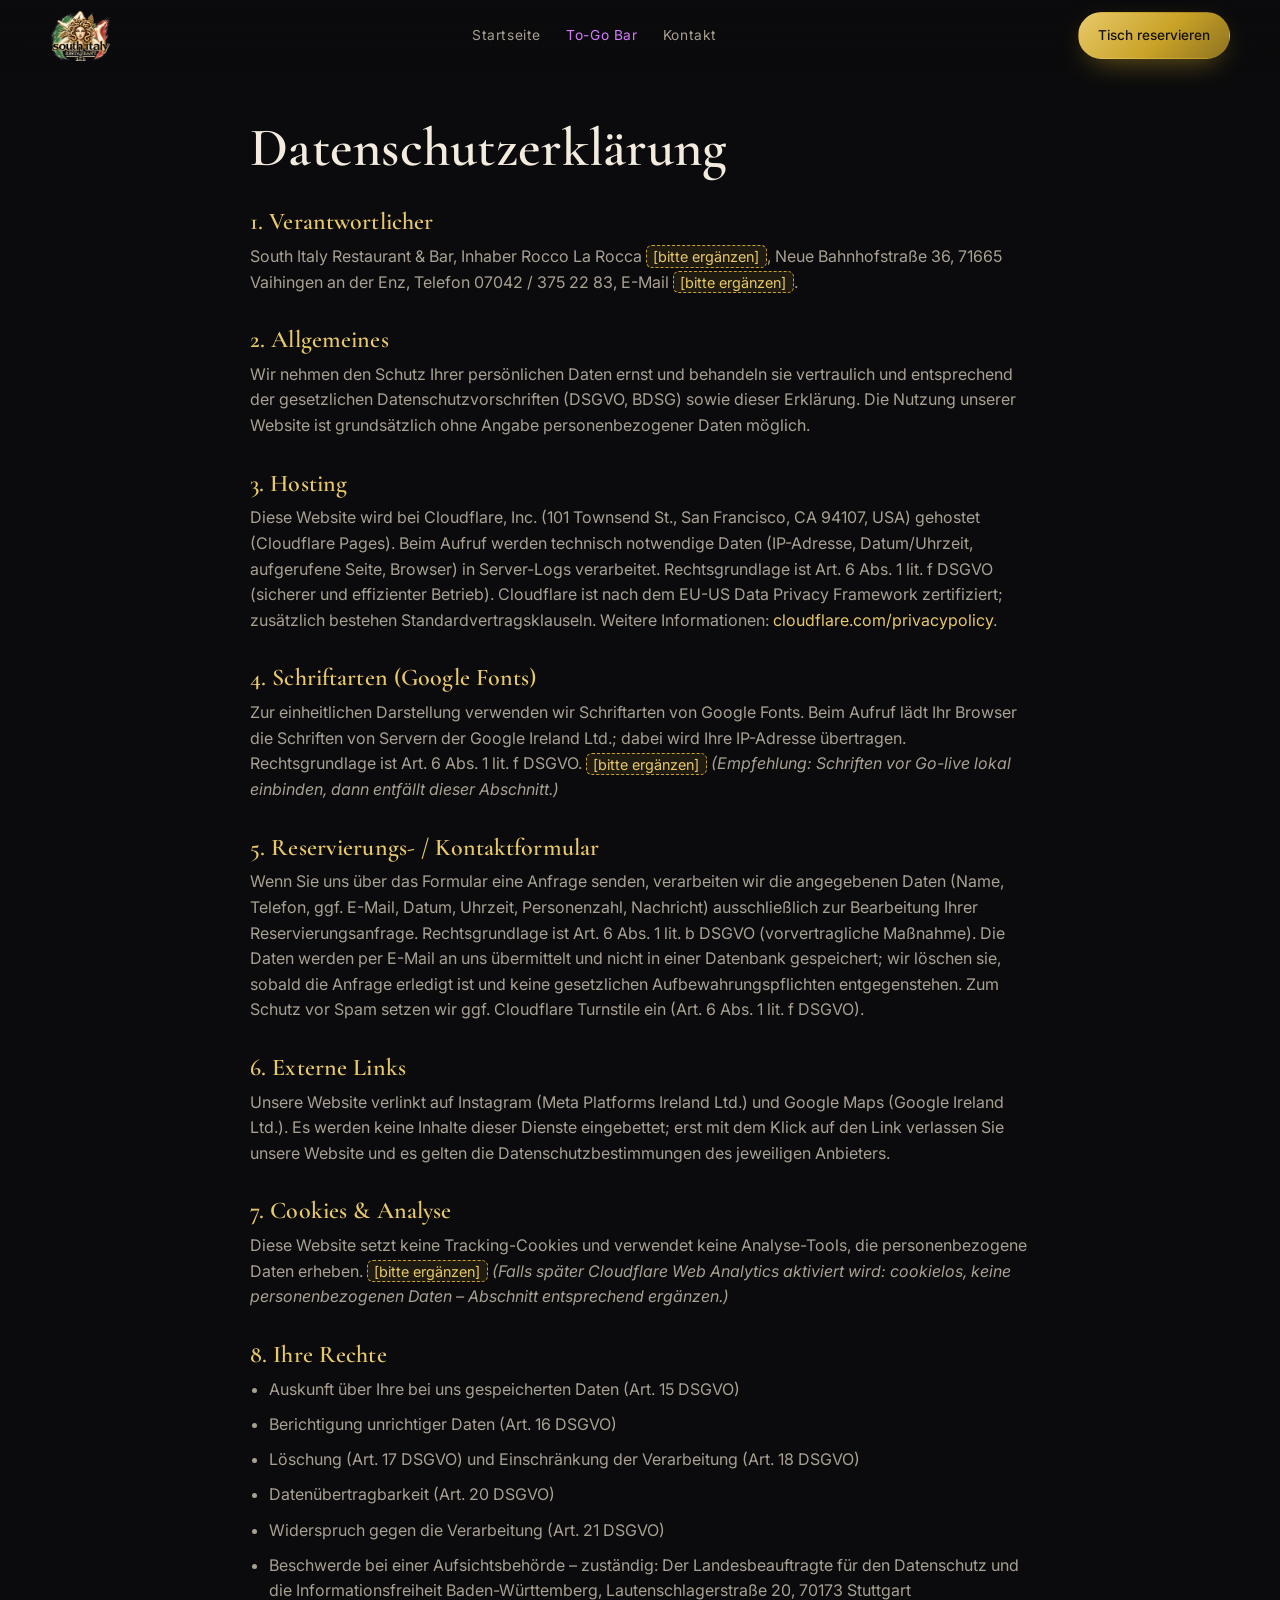
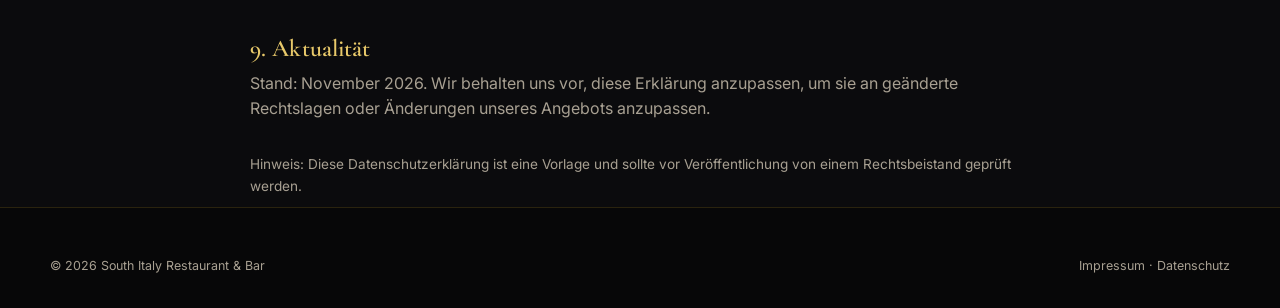
<file: public/datenschutz.html>
<!DOCTYPE html>
<html lang="de">
<head>
<meta charset="utf-8">
<meta name="viewport" content="width=device-width, initial-scale=1">
<title>Datenschutzerklärung – South Italy Restaurant &amp; Bar</title>
<meta name="description" content="Datenschutzerklärung der South Italy Restaurant & Bar, Vaihingen an der Enz.">
<meta name="robots" content="noindex,follow">
<link rel="icon" type="image/png" href="assets/img/logo-south-italy-sm.png">
<link rel="preconnect" href="https://fonts.googleapis.com">
<link rel="preconnect" href="https://fonts.gstatic.com" crossorigin>
<link href="https://fonts.googleapis.com/css2?family=Cormorant+Garamond:wght@600;700&family=Inter:wght@400;500&display=swap" rel="stylesheet">
<link rel="stylesheet" href="style.css">
</head>
<body>
<header class="nav scrolled" id="nav">
  <div class="container">
    <a class="brand" href="index.html" aria-label="South Italy – Startseite"><img src="assets/img/logo-south-italy-sm.png" alt="South Italy Restaurant & Bar Logo" width="60" height="50"></a>
    <nav class="nav-links" aria-label="Hauptnavigation"><a href="index.html">Startseite</a><a href="to-go.html" class="togo">To-Go Bar</a><a href="index.html#kontakt">Kontakt</a></nav>
    <a class="btn btn-gold nav-cta" href="index.html#reservieren">Tisch reservieren</a>
    <button class="nav-burger" id="burger" aria-label="Menü öffnen" aria-expanded="false" aria-controls="mobileNav"><span></span></button>
  </div>
</header>
<nav class="nav-mobile" id="mobileNav" aria-label="Mobile Navigation">
  <a href="index.html">Startseite</a><a href="to-go.html" class="togo">To-Go Bar</a><a href="index.html#kontakt">Kontakt</a>
  <a class="btn btn-gold" href="tel:+4970423752283">07042 / 375 22 83</a>
</nav>
<main class="container legal">

<h1>Datenschutzerklärung</h1>
<h2>1. Verantwortlicher</h2>
<p>South Italy Restaurant &amp; Bar, Inhaber Rocco La Rocca <span class="todo">[bitte ergänzen]</span>, Neue Bahnhofstraße 36, 71665 Vaihingen an der Enz, Telefon 07042 / 375 22 83, E-Mail <span class="todo">[bitte ergänzen]</span>.</p>
<h2>2. Allgemeines</h2>
<p>Wir nehmen den Schutz Ihrer persönlichen Daten ernst und behandeln sie vertraulich und entsprechend der gesetzlichen Datenschutzvorschriften (DSGVO, BDSG) sowie dieser Erklärung. Die Nutzung unserer Website ist grundsätzlich ohne Angabe personenbezogener Daten möglich.</p>
<h2>3. Hosting</h2>
<p>Diese Website wird bei Cloudflare, Inc. (101 Townsend St., San Francisco, CA 94107, USA) gehostet (Cloudflare Pages). Beim Aufruf werden technisch notwendige Daten (IP-Adresse, Datum/Uhrzeit, aufgerufene Seite, Browser) in Server-Logs verarbeitet. Rechtsgrundlage ist Art. 6 Abs. 1 lit. f DSGVO (sicherer und effizienter Betrieb). Cloudflare ist nach dem EU-US Data Privacy Framework zertifiziert; zusätzlich bestehen Standardvertragsklauseln. Weitere Informationen: <a href="https://www.cloudflare.com/privacypolicy/" target="_blank" rel="noopener" style="color:var(--gold-2)">cloudflare.com/privacypolicy</a>.</p>
<h2>4. Schriftarten (Google Fonts)</h2>
<p>Zur einheitlichen Darstellung verwenden wir Schriftarten von Google Fonts. Beim Aufruf lädt Ihr Browser die Schriften von Servern der Google Ireland Ltd.; dabei wird Ihre IP-Adresse übertragen. Rechtsgrundlage ist Art. 6 Abs. 1 lit. f DSGVO. <span class="todo">[bitte ergänzen]</span> <em>(Empfehlung: Schriften vor Go-live lokal einbinden, dann entfällt dieser Abschnitt.)</em></p>
<h2>5. Reservierungs- / Kontaktformular</h2>
<p>Wenn Sie uns über das Formular eine Anfrage senden, verarbeiten wir die angegebenen Daten (Name, Telefon, ggf. E-Mail, Datum, Uhrzeit, Personenzahl, Nachricht) ausschließlich zur Bearbeitung Ihrer Reservierungsanfrage. Rechtsgrundlage ist Art. 6 Abs. 1 lit. b DSGVO (vorvertragliche Maßnahme). Die Daten werden per E-Mail an uns übermittelt und nicht in einer Datenbank gespeichert; wir löschen sie, sobald die Anfrage erledigt ist und keine gesetzlichen Aufbewahrungspflichten entgegenstehen. Zum Schutz vor Spam setzen wir ggf. Cloudflare Turnstile ein (Art. 6 Abs. 1 lit. f DSGVO).</p>
<h2>6. Externe Links</h2>
<p>Unsere Website verlinkt auf Instagram (Meta Platforms Ireland Ltd.) und Google Maps (Google Ireland Ltd.). Es werden keine Inhalte dieser Dienste eingebettet; erst mit dem Klick auf den Link verlassen Sie unsere Website und es gelten die Datenschutzbestimmungen des jeweiligen Anbieters.</p>
<h2>7. Cookies &amp; Analyse</h2>
<p>Diese Website setzt keine Tracking-Cookies und verwendet keine Analyse-Tools, die personenbezogene Daten erheben. <span class="todo">[bitte ergänzen]</span> <em>(Falls später Cloudflare Web Analytics aktiviert wird: cookielos, keine personenbezogenen Daten – Abschnitt entsprechend ergänzen.)</em></p>
<h2>8. Ihre Rechte</h2>
<ul>
<li>Auskunft über Ihre bei uns gespeicherten Daten (Art. 15 DSGVO)</li>
<li>Berichtigung unrichtiger Daten (Art. 16 DSGVO)</li>
<li>Löschung (Art. 17 DSGVO) und Einschränkung der Verarbeitung (Art. 18 DSGVO)</li>
<li>Datenübertragbarkeit (Art. 20 DSGVO)</li>
<li>Widerspruch gegen die Verarbeitung (Art. 21 DSGVO)</li>
<li>Beschwerde bei einer Aufsichtsbehörde – zuständig: Der Landesbeauftragte für den Datenschutz und die Informationsfreiheit Baden-Württemberg, Lautenschlagerstraße 20, 70173 Stuttgart</li>
</ul>
<h2>9. Aktualität</h2>
<p>Stand: November 2026. Wir behalten uns vor, diese Erklärung anzupassen, um sie an geänderte Rechtslagen oder Änderungen unseres Angebots anzupassen.</p>
<p style="margin-top:2rem;font-size:.85rem">Hinweis: Diese Datenschutzerklärung ist eine Vorlage und sollte vor Veröffentlichung von einem Rechtsbeistand geprüft werden.</p>

</main>
<footer><div class="container"><div class="foot-bottom" style="margin-top:0;border:0;padding-top:0">
<span>© <span id="year"></span> South Italy Restaurant &amp; Bar</span>
<span><a href="impressum.html">Impressum</a> · <a href="datenschutz.html">Datenschutz</a></span>
</div></div></footer>
<script src="script.js" defer></script>
</body>
</html>
</file>
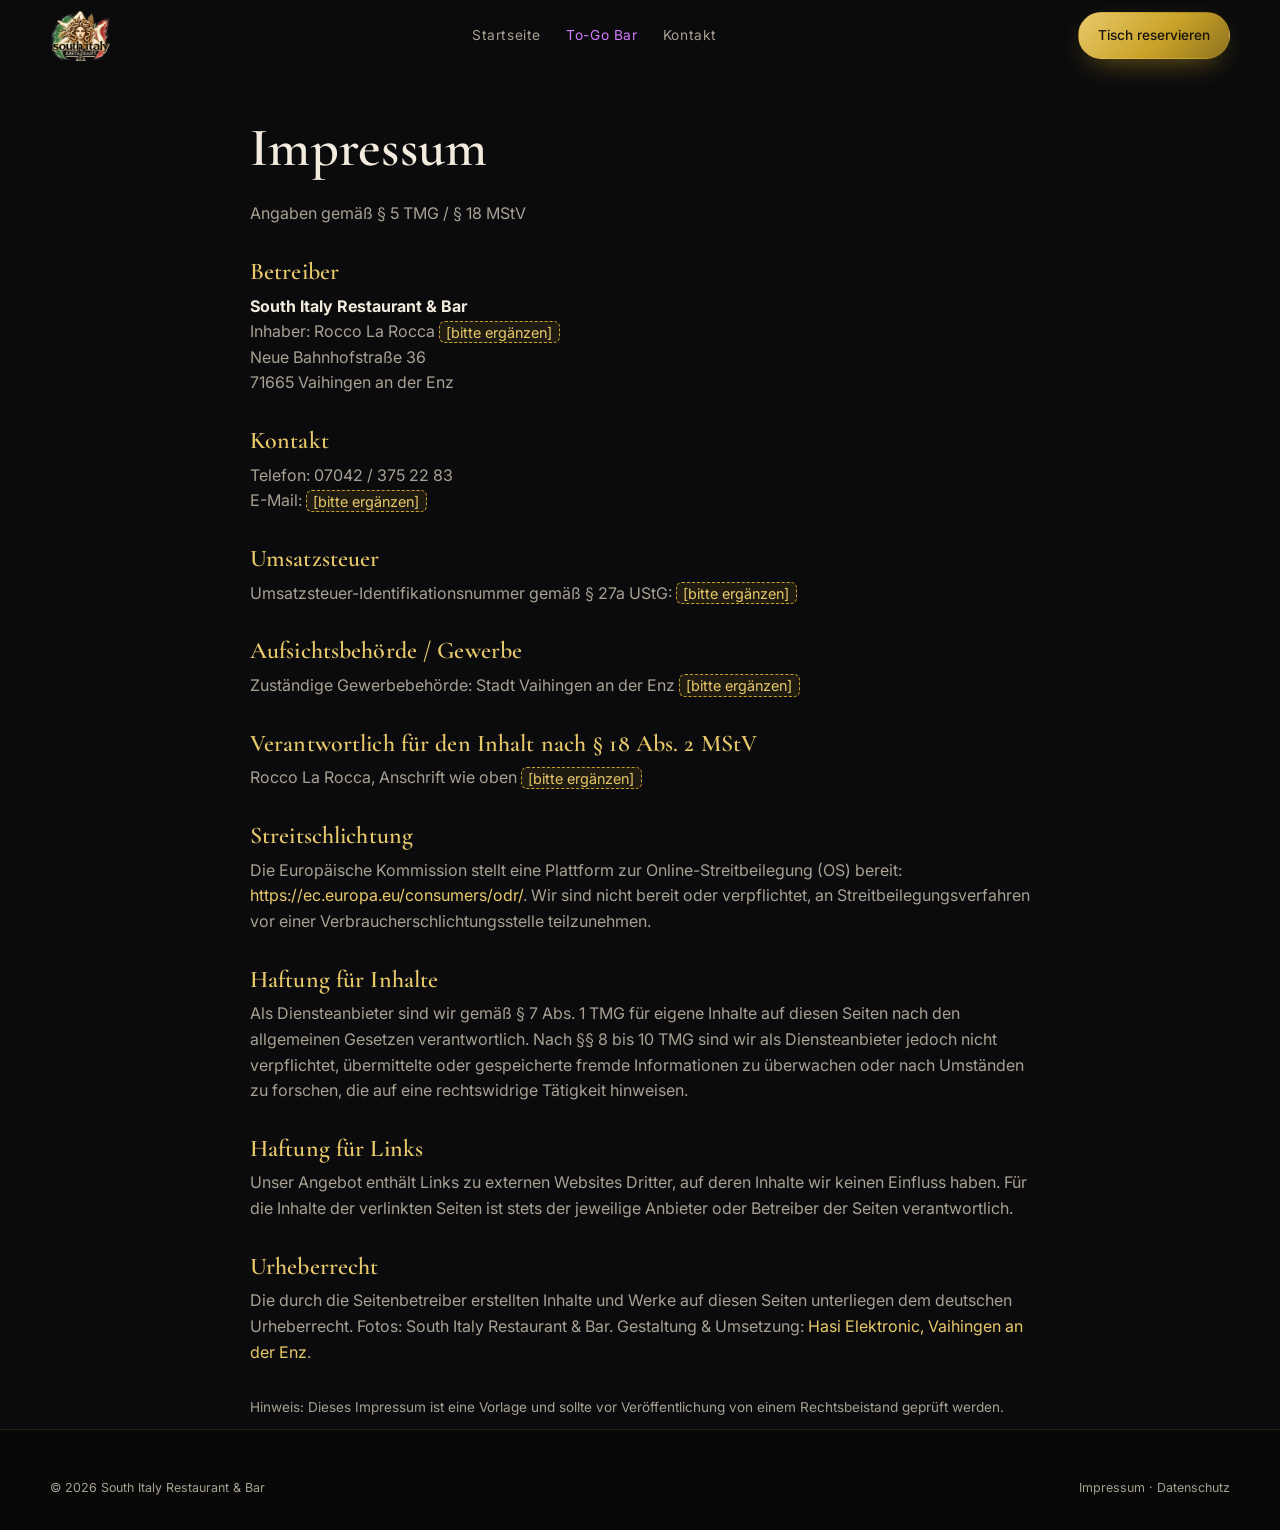
<file: public/impressum.html>
<!DOCTYPE html>
<html lang="de">
<head>
<meta charset="utf-8">
<meta name="viewport" content="width=device-width, initial-scale=1">
<title>Impressum – South Italy Restaurant &amp; Bar</title>
<meta name="description" content="Impressum der South Italy Restaurant & Bar, Vaihingen an der Enz.">
<meta name="robots" content="noindex,follow">
<link rel="icon" type="image/png" href="assets/img/logo-south-italy-sm.png">
<link rel="preconnect" href="https://fonts.googleapis.com">
<link rel="preconnect" href="https://fonts.gstatic.com" crossorigin>
<link href="https://fonts.googleapis.com/css2?family=Cormorant+Garamond:wght@600;700&family=Inter:wght@400;500&display=swap" rel="stylesheet">
<link rel="stylesheet" href="style.css">
</head>
<body>
<header class="nav scrolled" id="nav">
  <div class="container">
    <a class="brand" href="index.html" aria-label="South Italy – Startseite"><img src="assets/img/logo-south-italy-sm.png" alt="South Italy Restaurant & Bar Logo" width="60" height="50"></a>
    <nav class="nav-links" aria-label="Hauptnavigation"><a href="index.html">Startseite</a><a href="to-go.html" class="togo">To-Go Bar</a><a href="index.html#kontakt">Kontakt</a></nav>
    <a class="btn btn-gold nav-cta" href="index.html#reservieren">Tisch reservieren</a>
    <button class="nav-burger" id="burger" aria-label="Menü öffnen" aria-expanded="false" aria-controls="mobileNav"><span></span></button>
  </div>
</header>
<nav class="nav-mobile" id="mobileNav" aria-label="Mobile Navigation">
  <a href="index.html">Startseite</a><a href="to-go.html" class="togo">To-Go Bar</a><a href="index.html#kontakt">Kontakt</a>
  <a class="btn btn-gold" href="tel:+4970423752283">07042 / 375 22 83</a>
</nav>
<main class="container legal">

<h1>Impressum</h1>
<p>Angaben gemäß § 5 TMG / § 18 MStV</p>
<h2>Betreiber</h2>
<p><strong style="color:var(--cream)">South Italy Restaurant &amp; Bar</strong><br>Inhaber: Rocco La Rocca <span class="todo">[bitte ergänzen]</span><br>Neue Bahnhofstraße 36<br>71665 Vaihingen an der Enz</p>
<h2>Kontakt</h2>
<p>Telefon: 07042 / 375 22 83<br>E-Mail: <span class="todo">[bitte ergänzen]</span></p>
<h2>Umsatzsteuer</h2>
<p>Umsatzsteuer-Identifikationsnummer gemäß § 27a UStG: <span class="todo">[bitte ergänzen]</span></p>
<h2>Aufsichtsbehörde / Gewerbe</h2>
<p>Zuständige Gewerbebehörde: Stadt Vaihingen an der Enz <span class="todo">[bitte ergänzen]</span></p>
<h2>Verantwortlich für den Inhalt nach § 18 Abs. 2 MStV</h2>
<p>Rocco La Rocca, Anschrift wie oben <span class="todo">[bitte ergänzen]</span></p>
<h2>Streitschlichtung</h2>
<p>Die Europäische Kommission stellt eine Plattform zur Online-Streitbeilegung (OS) bereit: <a href="https://ec.europa.eu/consumers/odr/" target="_blank" rel="noopener" style="color:var(--gold-2)">https://ec.europa.eu/consumers/odr/</a>. Wir sind nicht bereit oder verpflichtet, an Streitbeilegungsverfahren vor einer Verbraucherschlichtungsstelle teilzunehmen.</p>
<h2>Haftung für Inhalte</h2>
<p>Als Diensteanbieter sind wir gemäß § 7 Abs. 1 TMG für eigene Inhalte auf diesen Seiten nach den allgemeinen Gesetzen verantwortlich. Nach §§ 8 bis 10 TMG sind wir als Diensteanbieter jedoch nicht verpflichtet, übermittelte oder gespeicherte fremde Informationen zu überwachen oder nach Umständen zu forschen, die auf eine rechtswidrige Tätigkeit hinweisen.</p>
<h2>Haftung für Links</h2>
<p>Unser Angebot enthält Links zu externen Websites Dritter, auf deren Inhalte wir keinen Einfluss haben. Für die Inhalte der verlinkten Seiten ist stets der jeweilige Anbieter oder Betreiber der Seiten verantwortlich.</p>
<h2>Urheberrecht</h2>
<p>Die durch die Seitenbetreiber erstellten Inhalte und Werke auf diesen Seiten unterliegen dem deutschen Urheberrecht. Fotos: South Italy Restaurant &amp; Bar. Gestaltung &amp; Umsetzung: <a href="https://www.hasi-elektronic.de" target="_blank" rel="noopener" style="color:var(--gold-2)">Hasi Elektronic, Vaihingen an der Enz</a>.</p>
<p style="margin-top:2rem;font-size:.85rem">Hinweis: Dieses Impressum ist eine Vorlage und sollte vor Veröffentlichung von einem Rechtsbeistand geprüft werden.</p>

</main>
<footer><div class="container"><div class="foot-bottom" style="margin-top:0;border:0;padding-top:0">
<span>© <span id="year"></span> South Italy Restaurant &amp; Bar</span>
<span><a href="impressum.html">Impressum</a> · <a href="datenschutz.html">Datenschutz</a></span>
</div></div></footer>
<script src="script.js" defer></script>
</body>
</html>
</file>
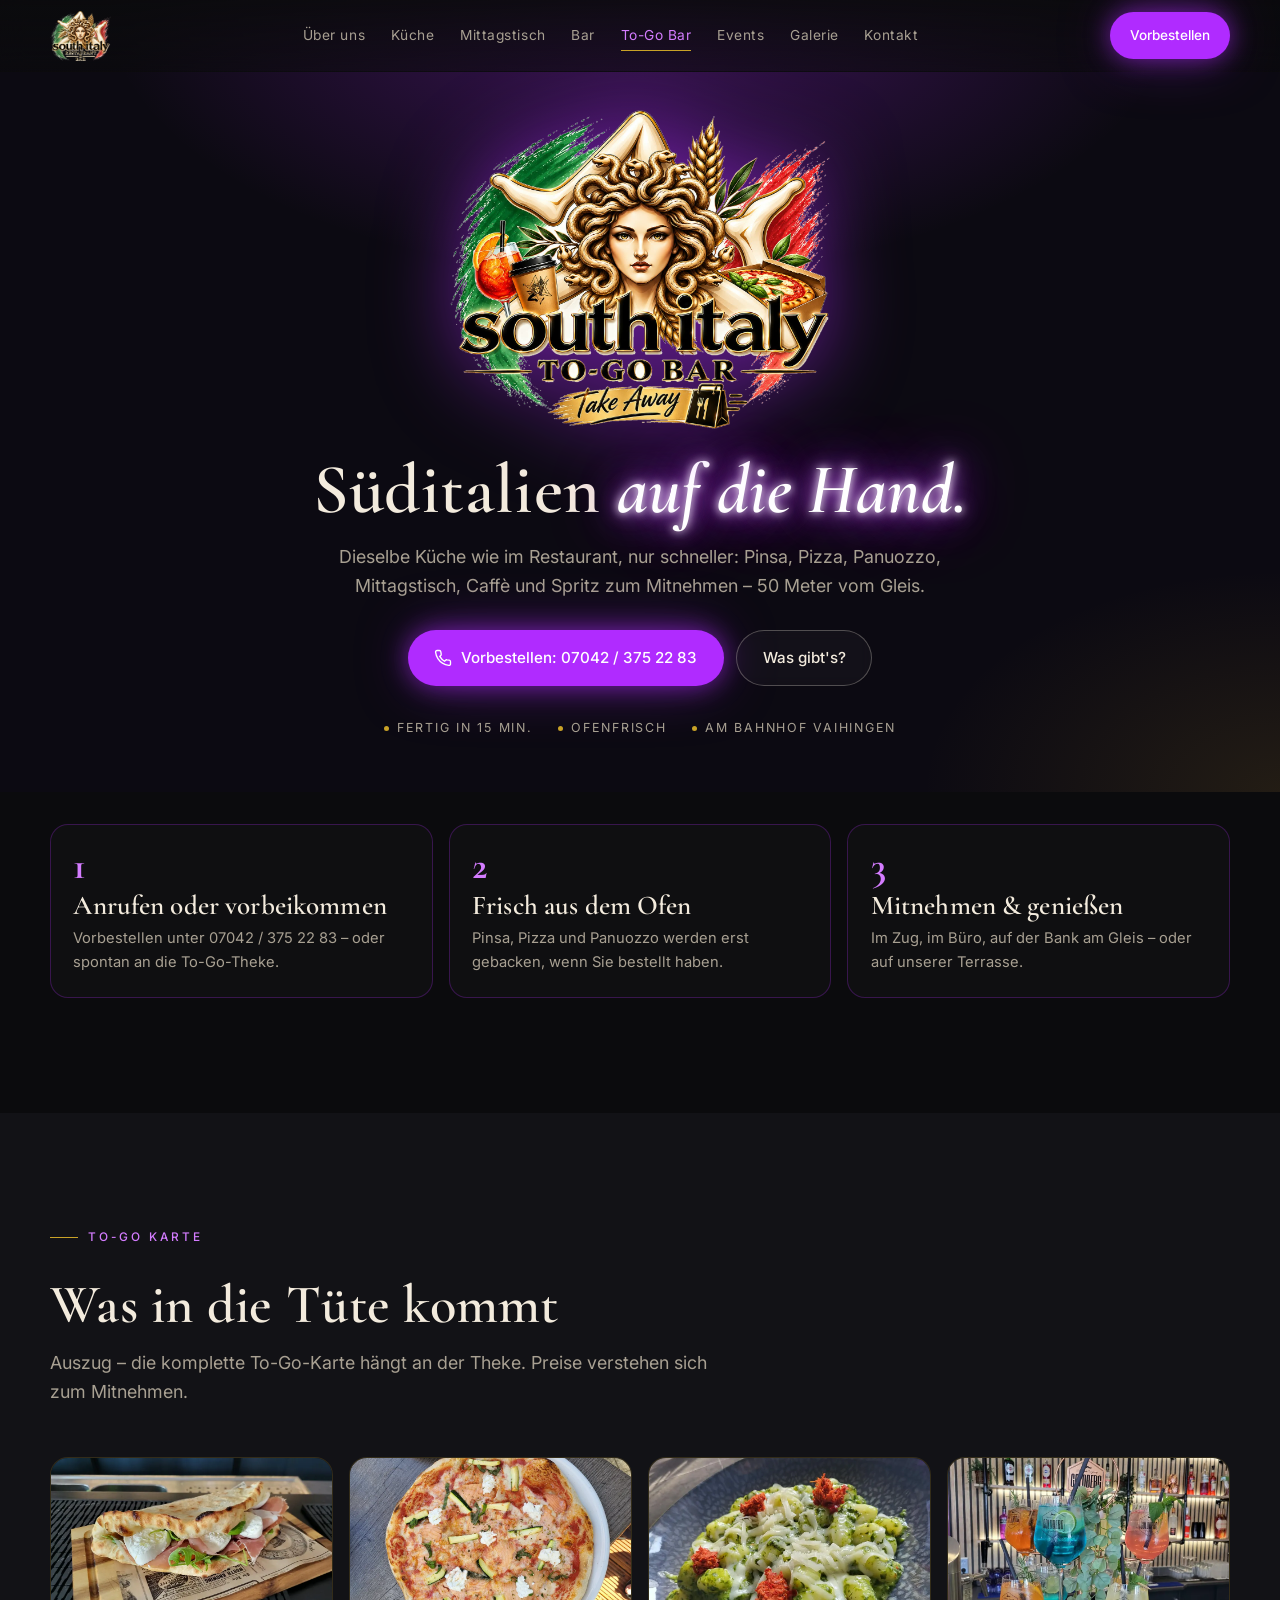
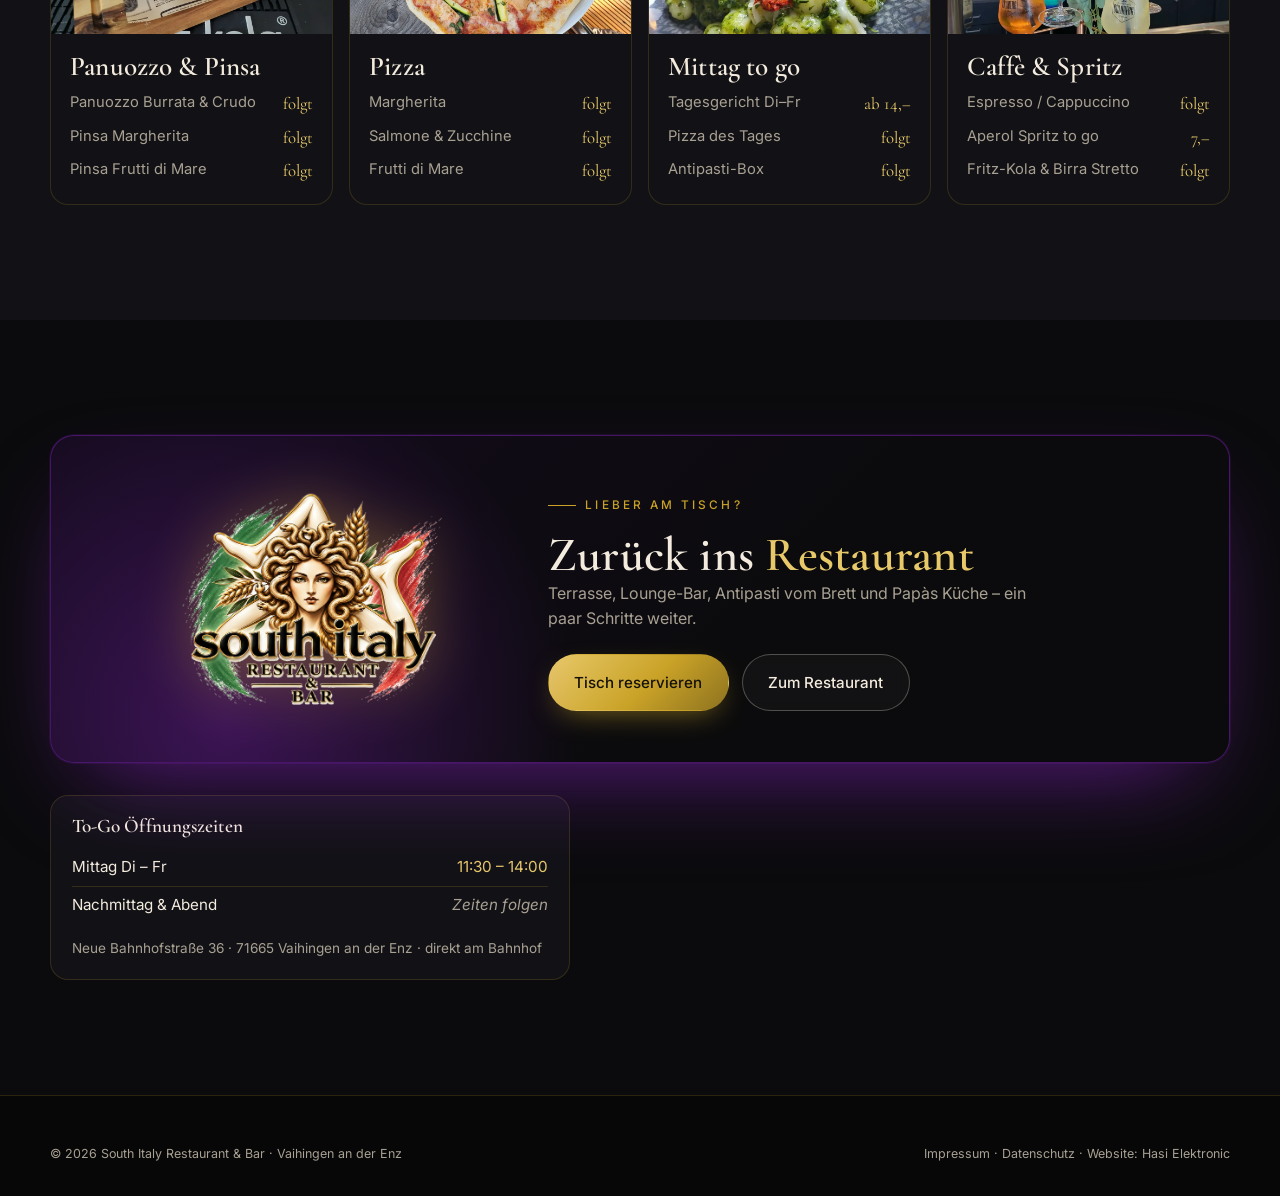
<file: public/to-go.html>
<!DOCTYPE html>
<html lang="de">
<head>
<meta charset="utf-8">
<meta name="viewport" content="width=device-width, initial-scale=1">
<title>South Italy To-Go Bar – Take Away am Bahnhof Vaihingen/Enz</title>
<meta name="description" content="South Italy To-Go Bar: Pinsa, Pizza, Panuozzo, Mittagstisch, Caffè und Spritz zum Mitnehmen – direkt am Bahnhof Vaihingen an der Enz. Vorbestellen: 07042 / 375 22 83.">
<meta name="theme-color" content="#0C0A12">
<link rel="icon" type="image/png" href="assets/img/logo-to-go-bar-sm.png">
<link rel="canonical" href="https://south-italy.pages.dev/to-go.html">
<meta property="og:type" content="website">
<meta property="og:title" content="South Italy To-Go Bar – Take Away am Bahnhof Vaihingen">
<meta property="og:description" content="Pinsa, Pizza, Panuozzo, Caffè & Spritz auf die Hand – für Zug, Büro und Feierabend.">
<meta property="og:image" content="https://south-italy.pages.dev/assets/img/panuozzo-board-lg.webp">
<link rel="preconnect" href="https://fonts.googleapis.com">
<link rel="preconnect" href="https://fonts.gstatic.com" crossorigin>
<link href="https://fonts.googleapis.com/css2?family=Cormorant+Garamond:ital,wght@0,500;0,600;0,700;1,500;1,600&family=Inter:wght@400;500&display=swap" rel="stylesheet">
<link rel="stylesheet" href="style.css">
<script type="application/ld+json">
{
  "@context": "https://schema.org",
  "@type": "FastFoodRestaurant",
  "name": "South Italy To-Go Bar",
  "parentOrganization": { "@type": "Restaurant", "name": "South Italy Restaurant & Bar" },
  "image": "https://south-italy.pages.dev/assets/img/panuozzo-board-lg.webp",
  "url": "https://south-italy.pages.dev/to-go.html",
  "telephone": "+4970423752283",
  "servesCuisine": ["Italienisch", "Pizza", "Pinsa", "Panuozzo", "Caffè"],
  "address": { "@type": "PostalAddress", "streetAddress": "Neue Bahnhofstraße 36", "addressLocality": "Vaihingen an der Enz", "postalCode": "71665", "addressCountry": "DE" }
}
</script>
</head>
<body>

<header class="nav" id="nav">
  <div class="container">
    <a class="brand" href="index.html" aria-label="South Italy – Startseite">
      <img src="assets/img/logo-south-italy-sm.png" alt="South Italy Restaurant & Bar Logo" width="60" height="50">
    </a>
    <nav class="nav-links" aria-label="Hauptnavigation">
      <a href="index.html#ueber-uns">Über uns</a>
      <a href="index.html#kueche">Küche</a>
      <a href="index.html#mittagstisch">Mittagstisch</a>
      <a href="index.html#bar">Bar</a>
      <a href="to-go.html" class="togo active">To-Go Bar</a>
      <a href="index.html#events">Events</a>
      <a href="index.html#galerie">Galerie</a>
      <a href="index.html#kontakt">Kontakt</a>
    </nav>
    <a class="btn btn-lila nav-cta" href="tel:+4970423752283">Vorbestellen</a>
    <button class="nav-burger" id="burger" aria-label="Menü öffnen" aria-expanded="false" aria-controls="mobileNav"><span></span></button>
  </div>
</header>
<nav class="nav-mobile" id="mobileNav" aria-label="Mobile Navigation">
  <a href="index.html">Restaurant <small>Startseite</small></a>
  <a href="index.html#kueche">Küche</a>
  <a href="index.html#mittagstisch">Mittagstisch <small>Di–Fr</small></a>
  <a href="index.html#bar">Bar &amp; After Work</a>
  <a href="to-go.html" class="togo">To-Go Bar <small>Take Away</small></a>
  <a href="index.html#events">Events</a>
  <a href="index.html#kontakt">Kontakt &amp; Anfahrt</a>
  <a class="btn btn-lila" href="tel:+4970423752283">07042 / 375 22 83</a>
</nav>

<main>

<section class="togo-hero">
  <div class="container">
    <img class="logo" src="assets/img/logo-to-go-bar.png" alt="South Italy To-Go Bar – Take Away" width="1330" height="1119" fetchpriority="high">
    <h1>Süditalien <span class="neon">auf die Hand.</span></h1>
    <p class="lead">Dieselbe Küche wie im Restaurant, nur schneller: Pinsa, Pizza, Panuozzo, Mittagstisch, Caffè und Spritz zum Mitnehmen – 50 Meter vom Gleis.</p>
    <div class="hero-cta">
      <a class="btn btn-lila" href="tel:+4970423752283">
        <svg viewBox="0 0 24 24" fill="none" stroke="currentColor" stroke-width="1.8"><path d="M22 16.9v3a2 2 0 0 1-2.2 2 19.8 19.8 0 0 1-8.6-3.1 19.5 19.5 0 0 1-6-6A19.8 19.8 0 0 1 2.1 4.2 2 2 0 0 1 4.1 2h3a2 2 0 0 1 2 1.7l.5 3a2 2 0 0 1-.6 1.9L7.7 9.9a16 16 0 0 0 6.4 6.4l1.3-1.3a2 2 0 0 1 1.9-.6l3 .5a2 2 0 0 1 1.7 2z"/></svg>
        Vorbestellen: 07042 / 375 22 83
      </a>
      <a class="btn btn-ghost" href="#togo-karte">Was gibt's?</a>
    </div>
    <div class="hero-meta">
      <span><i></i>Fertig in 15 Min.</span>
      <span><i></i>Ofenfrisch</span>
      <span><i></i>Am Bahnhof Vaihingen</span>
    </div>
  </div>
</section>

<section style="padding-top:0">
  <div class="container">
    <div class="togo-steps grid">
      <div class="step reveal"><b>1</b><h3>Anrufen oder vorbeikommen</h3><p>Vorbestellen unter 07042 / 375 22 83 – oder spontan an die To-Go-Theke.</p></div>
      <div class="step reveal" data-delay="1"><b>2</b><h3>Frisch aus dem Ofen</h3><p>Pinsa, Pizza und Panuozzo werden erst gebacken, wenn Sie bestellt haben.</p></div>
      <div class="step reveal" data-delay="2"><b>3</b><h3>Mitnehmen &amp; genießen</h3><p>Im Zug, im Büro, auf der Bank am Gleis – oder auf unserer Terrasse.</p></div>
    </div>
  </div>
</section>

<section id="togo-karte" style="background:var(--bg-2)">
  <div class="container">
    <div class="section-head">
      <span class="eyebrow" style="color:var(--lila-2)">To-Go Karte</span>
      <h2>Was in die Tüte kommt</h2>
      <p class="lead">Auszug – die komplette To-Go-Karte hängt an der Theke. Preise verstehen sich zum Mitnehmen.</p>
    </div>
    <div class="togo-menu grid">
      <div class="togo-cat reveal">
        <img src="assets/img/panuozzo-board.webp" alt="Panuozzo mit Burrata und Prosciutto" loading="lazy">
        <div><h3>Panuozzo &amp; Pinsa</h3>
          <ul>
            <li>Panuozzo Burrata &amp; Crudo <span>folgt</span></li>
            <li>Pinsa Margherita <span>folgt</span></li>
            <li>Pinsa Frutti di Mare <span>folgt</span></li>
          </ul>
        </div>
      </div>
      <div class="togo-cat reveal" data-delay="1">
        <img src="assets/img/pizza-lachs-zucchini.webp" alt="Pizza mit Lachs, Zucchini und Ricotta" loading="lazy">
        <div><h3>Pizza</h3>
          <ul>
            <li>Margherita <span>folgt</span></li>
            <li>Salmone &amp; Zucchine <span>folgt</span></li>
            <li>Frutti di Mare <span>folgt</span></li>
          </ul>
        </div>
      </div>
      <div class="togo-cat reveal" data-delay="2">
        <img src="assets/img/gnocchi-pesto.webp" alt="Gnocchi al Pesto" loading="lazy">
        <div><h3>Mittag to go</h3>
          <ul>
            <li>Tagesgericht Di–Fr <span>ab 14,–</span></li>
            <li>Pizza des Tages <span>folgt</span></li>
            <li>Antipasti-Box <span>folgt</span></li>
          </ul>
        </div>
      </div>
      <div class="togo-cat reveal" data-delay="3">
        <img src="assets/img/spritz-tower.webp" alt="Spritz-Variationen" loading="lazy">
        <div><h3>Caffè &amp; Spritz</h3>
          <ul>
            <li>Espresso / Cappuccino <span>folgt</span></li>
            <li>Aperol Spritz to go <span>7,–</span></li>
            <li>Fritz-Kola &amp; Birra Stretto <span>folgt</span></li>
          </ul>
        </div>
      </div>
    </div>
  </div>
</section>

<section>
  <div class="container">
    <div class="togo-banner reveal" style="margin-block:0">
      <img class="logo" src="assets/img/logo-south-italy-sm.png" alt="South Italy Restaurant & Bar" loading="lazy" style="filter:drop-shadow(0 0 30px rgba(201,162,39,.4))">
      <div>
        <span class="eyebrow">Lieber am Tisch?</span>
        <h2>Zurück ins <span class="gold">Restaurant</span></h2>
        <p>Terrasse, Lounge-Bar, Antipasti vom Brett und Papàs Küche – ein paar Schritte weiter.</p>
        <div class="hero-cta" style="justify-content:flex-start;margin-top:1.4rem">
          <a class="btn btn-gold" href="index.html#reservieren">Tisch reservieren</a>
          <a class="btn btn-ghost" href="index.html">Zum Restaurant</a>
        </div>
      </div>
    </div>
    <div class="hours" style="margin-top:2rem;max-width:520px">
      <h3>To-Go Öffnungszeiten</h3>
      <ul>
        <li><span>Mittag Di – Fr</span><span>11:30 – 14:00</span></li>
        <li class="todo"><span>Nachmittag &amp; Abend</span><span>Zeiten folgen</span></li>
      </ul>
      <p style="color:var(--muted);font-size:.85rem;margin-top:.4rem">Neue Bahnhofstraße 36 · 71665 Vaihingen an der Enz · direkt am Bahnhof</p>
    </div>
  </div>
</section>

</main>

<footer>
  <div class="container">
    <div class="foot-bottom" style="margin-top:0;border:0;padding-top:0">
      <span>© <span id="year"></span> South Italy Restaurant &amp; Bar · Vaihingen an der Enz</span>
      <span><a href="impressum.html">Impressum</a> · <a href="datenschutz.html">Datenschutz</a> · Website: <a href="https://www.hasi-elektronic.de" target="_blank" rel="noopener">Hasi Elektronic</a></span>
    </div>
  </div>
</footer>

<div class="mobile-cta" id="mobileCta">
  <a class="btn btn-ghost" href="index.html#reservieren">Reservieren</a>
  <a class="btn btn-lila" href="tel:+4970423752283">Vorbestellen</a>
</div>

<script src="script.js" defer></script>
</body>
</html>
</file>
<file: public/style.css>
/* ============================================================
   South Italy Restaurant & Bar — Vaihingen/Enz
   Premium Gold · Schwarz · Tricolore · Neon-Lila
   ============================================================ */
:root{
  --bg:#0B0B0D;
  --bg-2:#121216;
  --bg-3:#1A1A20;
  --line:rgba(201,162,39,.18);
  --gold:#C9A227;
  --gold-2:#E8C96A;
  --gold-dim:#8E7320;
  --cream:#F3EBDD;
  --muted:#A8A092;
  --lila:#B02BFF;
  --lila-2:#D47CFF;
  --lila-glow:rgba(176,43,255,.55);
  --verde:#1E8A4C;
  --rosso:#C8102E;
  --radius:18px;
  --font-display:"Cormorant Garamond",Georgia,serif;
  --font-body:"Inter",system-ui,-apple-system,"Segoe UI",sans-serif;
  --maxw:1180px;
  --nav-h:72px;
}
*{box-sizing:border-box;margin:0;padding:0}
html{scroll-behavior:smooth;-webkit-text-size-adjust:100%}
body{
  background:var(--bg);color:var(--cream);font-family:var(--font-body);
  font-size:16px;line-height:1.6;overflow-x:hidden;
}
img,video{max-width:100%;height:auto;display:block}
a{color:inherit;text-decoration:none}
ul,ol{list-style:none}
button{font:inherit;cursor:pointer}
.grid>*,.about-grid>*,.res-grid>*,.res-info>*,.mittag-grid>*,.bar-grid>*,.kontakt-card>*,.togo-banner>*,.tl-card>*,.field-row>*,.family>*,.foot-grid>*{min-width:0}
.container{width:min(var(--maxw),100% - 2.5rem);margin-inline:auto}
.sr-only{position:absolute;width:1px;height:1px;overflow:hidden;clip:rect(0 0 0 0)}

/* ---------- typography ---------- */
h1,h2,h3,.display{font-family:var(--font-display);font-weight:600;line-height:1.05;letter-spacing:.005em}
h1{font-size:clamp(2.6rem,7vw,5.4rem)}
h2{font-size:clamp(2rem,4.6vw,3.4rem)}
h3{font-size:clamp(1.35rem,2.4vw,1.7rem)}
.eyebrow{
  display:inline-flex;align-items:center;gap:.6rem;
  font-size:.74rem;letter-spacing:.26em;text-transform:uppercase;color:var(--gold);
  margin-bottom:1rem;font-weight:500;
}
.eyebrow::before{content:"";width:28px;height:1px;background:var(--gold)}
.lead{color:var(--muted);font-size:clamp(1rem,1.4vw,1.15rem);max-width:60ch}
.gold{color:var(--gold-2)}
.lila{color:var(--lila-2)}
.tricolore{
  display:inline-block;width:46px;height:3px;border-radius:2px;
  background:linear-gradient(90deg,var(--verde) 0 33%,var(--cream) 33% 66%,var(--rosso) 66%);
  vertical-align:middle;
}

/* ---------- buttons ---------- */
.btn{
  display:inline-flex;align-items:center;justify-content:center;gap:.55rem;
  padding:.95rem 1.6rem;border-radius:999px;font-weight:500;font-size:.95rem;
  border:1px solid transparent;transition:transform .2s,box-shadow .2s,background .2s,color .2s;
  white-space:nowrap;
}
.btn:active{transform:translateY(1px)}
.btn-gold{background:linear-gradient(135deg,var(--gold-2),var(--gold) 55%,var(--gold-dim));color:#15120A;box-shadow:0 10px 30px -12px rgba(201,162,39,.7)}
.btn-gold:hover{box-shadow:0 14px 36px -10px rgba(232,201,106,.8);transform:translateY(-1px)}
.btn-ghost{border-color:rgba(243,235,221,.28);color:var(--cream);background:rgba(255,255,255,.03);backdrop-filter:blur(6px)}
.btn-ghost:hover{border-color:var(--gold);color:var(--gold-2)}
.btn-lila{background:var(--lila);color:#fff;box-shadow:0 0 24px var(--lila-glow),0 0 60px -10px var(--lila-glow)}
.btn-lila:hover{background:var(--lila-2);box-shadow:0 0 32px var(--lila-glow),0 0 80px -8px var(--lila-glow)}
.btn svg{width:18px;height:18px;flex:none}

/* ---------- nav ---------- */
.nav{
  position:fixed;inset:0 0 auto 0;z-index:50;height:var(--nav-h);
  display:flex;align-items:center;
  background:linear-gradient(180deg,rgba(11,11,13,.92),rgba(11,11,13,.6));
  backdrop-filter:blur(14px);-webkit-backdrop-filter:blur(14px);
  border-bottom:1px solid transparent;transition:border-color .3s,background .3s;
}
.nav.scrolled{border-bottom-color:var(--line);background:rgba(11,11,13,.94)}
.nav .container{display:flex;align-items:center;justify-content:space-between;gap:1rem}
.brand{display:flex;align-items:center;gap:.7rem}
.brand img{height:50px;width:auto}
.brand span{font-family:var(--font-display);font-size:1.2rem;font-weight:600;letter-spacing:.02em;display:none}
.nav-links{display:none;gap:1.6rem;font-size:.86rem;letter-spacing:.04em}
.nav-links a{color:var(--muted);transition:color .2s;position:relative;padding:.3rem 0}
.nav-links a::after{content:"";position:absolute;left:0;right:100%;bottom:0;height:1px;background:var(--gold);transition:right .25s}
.nav-links a:hover,.nav-links a.active{color:var(--cream)}
.nav-links a:hover::after,.nav-links a.active::after{right:0}
.nav-links a.togo{color:var(--lila-2)}
.nav-cta{display:none}
.nav-burger{
  width:44px;height:44px;border-radius:12px;border:1px solid var(--line);background:rgba(255,255,255,.03);
  display:grid;place-items:center;color:var(--cream);
}
.nav-burger span{display:block;width:20px;height:2px;background:currentColor;position:relative;transition:.25s}
.nav-burger span::before,.nav-burger span::after{content:"";position:absolute;left:0;width:20px;height:2px;background:currentColor;transition:.25s}
.nav-burger span::before{top:-6px}.nav-burger span::after{top:6px}
.nav.open .nav-burger span{background:transparent}
.nav.open .nav-burger span::before{top:0;transform:rotate(45deg)}
.nav.open .nav-burger span::after{top:0;transform:rotate(-45deg)}
.nav-mobile{
  position:fixed;inset:var(--nav-h) 0 0 0;z-index:49;background:rgba(11,11,13,.97);
  display:flex;flex-direction:column;padding:2rem 1.25rem;gap:.2rem;
  transform:translateY(-8px);opacity:0;pointer-events:none;transition:.25s;
  overflow:auto;
}
.nav.open + .nav-mobile{transform:none;opacity:1;pointer-events:auto}
.nav-mobile a{font-family:var(--font-display);font-size:1.9rem;padding:.6rem 0;border-bottom:1px solid var(--line);display:flex;justify-content:space-between;align-items:center}
.nav-mobile a.togo{color:var(--lila-2)}
.nav-mobile a small{font-family:var(--font-body);font-size:.7rem;letter-spacing:.2em;color:var(--gold);text-transform:uppercase}
.nav-mobile .btn{margin-top:1.4rem;align-self:flex-start}
@media (min-width:1000px){
  .nav-links{display:flex}
  .nav-cta{display:inline-flex;padding:.7rem 1.2rem;font-size:.85rem}
  .nav-burger,.nav-mobile{display:none}
}

/* ---------- hero ---------- */
.hero{
  position:relative;min-height:100svh;display:grid;align-items:end;
  padding:calc(var(--nav-h) + 2rem) 0 3rem;overflow:hidden;isolation:isolate;
}
.hero-media{position:absolute;inset:0;z-index:-2}
.hero-media video,.hero-media img{width:100%;height:100%;object-fit:cover;object-position:center 40%}
.hero::before{
  content:"";position:absolute;inset:0;z-index:-1;
  background:
    radial-gradient(60% 50% at 70% 20%,rgba(176,43,255,.22),transparent 70%),
    linear-gradient(180deg,rgba(11,11,13,.55) 0%,rgba(11,11,13,.35) 35%,rgba(11,11,13,.92) 80%,var(--bg) 100%);
}
.hero-logo{width:min(300px,62vw);margin:0 auto 1.4rem;filter:drop-shadow(0 20px 50px rgba(0,0,0,.6))}
.hero-inner{text-align:center;max-width:820px;margin-inline:auto}
.hero h1{text-wrap:balance}
.hero h1 em{font-style:italic;color:var(--gold-2)}
.hero .lead{margin:1.1rem auto 1.8rem;text-align:center}
.hero-cta{display:flex;flex-wrap:wrap;gap:.8rem;justify-content:center}
.hero-meta{
  display:flex;flex-wrap:wrap;gap:.6rem 1.6rem;justify-content:center;margin-top:2rem;
  font-size:.78rem;letter-spacing:.14em;text-transform:uppercase;color:var(--muted);
}
.hero-meta span{display:inline-flex;align-items:center;gap:.5rem}
.hero-meta i{width:5px;height:5px;border-radius:50%;background:var(--gold)}
.scroll-hint{position:absolute;left:50%;bottom:1.2rem;transform:translateX(-50%);width:1px;height:46px;background:linear-gradient(var(--gold),transparent);opacity:.7;animation:hint 2.2s infinite}
@keyframes hint{0%{transform:translate(-50%,-8px);opacity:0}30%{opacity:.8}100%{transform:translate(-50%,10px);opacity:0}}
@media (min-width:1000px){.hero{align-items:center;padding-bottom:5rem}.hero-logo{width:360px}}

@media (max-width:380px){
  .hero{padding-top:calc(var(--nav-h) + 1rem)}
  .hero-logo{width:46vw;margin-bottom:.8rem}
  .hero h1{font-size:2.1rem}
  .hero .lead{font-size:.92rem;margin:.7rem auto 1.1rem}
  .hero-cta .btn{padding:.8rem 1.2rem;font-size:.88rem}
  .hero-meta{display:none}
}
/* ---------- trust strip ---------- */
.strip{border-block:1px solid var(--line);background:var(--bg-2)}
.strip ul{display:flex;gap:2.5rem;overflow:auto;padding:1rem 0;scrollbar-width:none;white-space:nowrap}
.strip ul::-webkit-scrollbar{display:none}
.strip li{display:inline-flex;align-items:center;gap:.6rem;font-size:.8rem;letter-spacing:.12em;text-transform:uppercase;color:var(--muted)}
.strip li b{color:var(--gold-2);font-family:var(--font-display);font-size:1.3rem;font-weight:600;letter-spacing:0}
@media (min-width:900px){.strip ul{justify-content:space-between}}

/* ---------- sections ---------- */
section{padding:clamp(4rem,9vw,7.5rem) 0;position:relative}
.section-head{margin-bottom:clamp(2rem,4vw,3.5rem);display:grid;gap:.9rem}
.section-head.center{text-align:center;justify-items:center}
.section-head.center .eyebrow::before{display:none}
.section-head .lead{text-wrap:pretty}

/* ---------- über uns + timeline ---------- */
.about{background:
  radial-gradient(50% 40% at 0% 0%,rgba(201,162,39,.08),transparent 70%),var(--bg)}
.about-grid{display:grid;gap:2.5rem}
.about-copy p+p{margin-top:1rem}
.about-copy p{color:var(--muted)}
.about-copy p strong{color:var(--cream);font-weight:500}
.family{
  margin-top:1.6rem;display:grid;grid-template-columns:repeat(3,1fr);gap:.8rem;
}
.family div{border:1px solid var(--line);border-radius:14px;padding:.9rem .6rem;text-align:center;background:var(--bg-2)}
.family div b{display:block;font-family:var(--font-display);font-size:1.5rem;color:var(--gold-2)}
.family div span{font-size:.72rem;letter-spacing:.14em;text-transform:uppercase;color:var(--muted)}
.about-photo{position:relative;border-radius:var(--radius);overflow:hidden;aspect-ratio:4/5}
.about-photo img{width:100%;height:100%;object-fit:cover}
.about-photo figcaption{
  position:absolute;left:1rem;right:1rem;bottom:1rem;padding:.9rem 1.1rem;border-radius:12px;
  background:rgba(11,11,13,.72);backdrop-filter:blur(8px);border:1px solid var(--line);
  font-family:var(--font-display);font-size:1.15rem;
}
.about-photo figcaption small{display:block;font-family:var(--font-body);font-size:.72rem;letter-spacing:.16em;text-transform:uppercase;color:var(--gold)}
@media (min-width:900px){.about-grid{grid-template-columns:1.1fr .9fr;align-items:center;gap:4rem}}

/* timeline */
.timeline{position:relative;margin-top:clamp(3rem,6vw,5rem);padding-left:2.2rem}
.timeline::before{
  content:"";position:absolute;left:10px;top:0;bottom:0;width:2px;
  background:rgba(201,162,39,.16);border-radius:2px;
}
.timeline-progress{
  position:absolute;left:10px;top:0;width:2px;height:0;border-radius:2px;
  background:linear-gradient(180deg,var(--gold-2),var(--gold) 60%,var(--lila));
  box-shadow:0 0 14px rgba(201,162,39,.6),0 0 30px -6px var(--lila-glow);
  transition:height .15s linear;
}
.tl-item{position:relative;padding:0 0 clamp(2.4rem,5vw,3.6rem)}
.tl-item:last-child{padding-bottom:0}
.tl-dot{
  position:absolute;left:calc(-2.2rem + 3px);top:.55rem;width:16px;height:16px;border-radius:50%;
  background:var(--bg);border:2px solid var(--gold-dim);transition:.4s;
}
.tl-dot::after{content:"";position:absolute;inset:3px;border-radius:50%;background:var(--gold);opacity:0;transform:scale(.4);transition:.4s}
.tl-item.on .tl-dot{border-color:var(--gold-2);box-shadow:0 0 0 6px rgba(201,162,39,.12),0 0 24px var(--lila-glow)}
.tl-item.on .tl-dot::after{opacity:1;transform:scale(1)}
.tl-year{
  font-family:var(--font-display);font-size:clamp(2.6rem,7vw,4.4rem);line-height:.9;font-weight:700;
  color:transparent;-webkit-text-stroke:1px rgba(201,162,39,.55);transition:.5s;
}
.tl-item.on .tl-year{color:var(--gold-2);-webkit-text-stroke:0;text-shadow:0 0 30px rgba(232,201,106,.25)}
.tl-year small{font-size:.9rem;-webkit-text-stroke:0;color:var(--muted);font-family:var(--font-body);font-weight:400;letter-spacing:.16em;text-transform:uppercase;display:block;margin-bottom:.4rem}
.tl-card{
  margin-top:1rem;display:grid;gap:1rem;
  border:1px solid var(--line);border-radius:var(--radius);background:var(--bg-2);padding:1.2rem;
  opacity:.45;transform:translateY(14px);transition:.6s cubic-bezier(.2,.7,.2,1);
}
.tl-item.on .tl-card{opacity:1;transform:none;border-color:rgba(201,162,39,.4)}
.tl-card h3{margin-bottom:.4rem}
.tl-card p{color:var(--muted);font-size:.95rem}
.tl-card img{border-radius:12px;aspect-ratio:16/10;object-fit:cover;width:100%}
.tl-tag{display:inline-block;margin-top:.8rem;font-size:.7rem;letter-spacing:.18em;text-transform:uppercase;color:var(--lila-2);border:1px solid rgba(176,43,255,.4);padding:.3rem .7rem;border-radius:999px}
@media (min-width:760px){
  .tl-card{grid-template-columns:1.2fr .8fr;align-items:center;padding:1.5rem}
}
@media (min-width:1000px){
  .timeline{padding-left:0}
  .timeline::before,.timeline-progress{left:50%;transform:translateX(-50%)}
  .tl-item{width:50%;padding-right:3.2rem}
  .tl-item:nth-child(even){margin-left:50%;padding-right:0;padding-left:3.2rem}
  .tl-dot{left:auto;right:-8px}
  .tl-item:nth-child(even) .tl-dot{right:auto;left:-8px}
  .tl-item:nth-child(odd){text-align:right}
  .tl-item:nth-child(odd) .tl-card{text-align:left}
}

/* ---------- küche ---------- */
.kueche{background:var(--bg-2)}
.menu-grid{display:grid;gap:1.1rem;grid-template-columns:repeat(2,1fr)}
.dish{
  position:relative;border-radius:var(--radius);overflow:hidden;aspect-ratio:4/5;
  border:1px solid var(--line);background:var(--bg-3);
}
.dish img{width:100%;height:100%;object-fit:cover;transition:transform .8s cubic-bezier(.2,.7,.2,1)}
.dish:hover img{transform:scale(1.06)}
.dish::after{content:"";position:absolute;inset:0;background:linear-gradient(180deg,transparent 40%,rgba(11,11,13,.92))}
.dish-body{position:absolute;left:0;right:0;bottom:0;padding:1rem;z-index:1}
.dish-body h3{font-size:clamp(1.15rem,2.2vw,1.55rem)}
.dish-body p{font-size:.8rem;color:var(--muted);margin-top:.25rem;display:none}
.dish-body .price{position:absolute;right:1rem;top:-2.4rem;font-family:var(--font-display);color:var(--gold-2);font-size:1.1rem}
.dish.wide{grid-column:span 2;aspect-ratio:16/9}
@media (min-width:760px){
  .menu-grid{grid-template-columns:repeat(3,1fr)}
  .dish.wide{grid-column:span 2;aspect-ratio:auto}
  .dish-body{padding:1.4rem}
  .dish-body p{display:block}
}
.menu-note{margin-top:2rem;display:flex;flex-wrap:wrap;gap:1rem;align-items:center;justify-content:space-between;border:1px dashed var(--line);border-radius:var(--radius);padding:1.2rem 1.4rem;background:rgba(201,162,39,.04)}
.menu-note p{color:var(--muted);font-size:.95rem;max-width:60ch}

/* ---------- mittagstisch ---------- */
.mittag{
  background:
    radial-gradient(40% 50% at 100% 50%,rgba(201,162,39,.1),transparent 70%),var(--bg);
}
.mittag-grid{display:grid;gap:2rem}
.mittag-card{
  border:1px solid rgba(201,162,39,.35);border-radius:var(--radius);padding:1.6rem;
  background:linear-gradient(160deg,rgba(201,162,39,.08),rgba(18,18,22,.9));
  position:relative;overflow:hidden;
}
.mittag-card::before{content:"";position:absolute;inset:auto -30% -40% auto;width:60%;aspect-ratio:1;border-radius:50%;background:radial-gradient(circle,rgba(201,162,39,.18),transparent 65%)}
.mittag-card .big{font-family:var(--font-display);font-size:clamp(2.6rem,6vw,4rem);color:var(--gold-2);line-height:1}
.mittag-card .big small{font-size:1rem;font-family:var(--font-body);color:var(--muted);letter-spacing:.1em;text-transform:uppercase}
.mittag-list{margin-top:1.2rem;display:grid;gap:.7rem}
.mittag-list li{display:flex;justify-content:space-between;gap:1rem;border-bottom:1px solid var(--line);padding-bottom:.6rem;font-size:.95rem}
.mittag-list li span:last-child{color:var(--gold-2);font-family:var(--font-display);font-size:1.1rem;white-space:nowrap}
.mittag-list li small{display:block;color:var(--muted);font-size:.78rem}
.mittag-facts{display:grid;gap:1rem}
.fact{display:flex;gap:1rem;align-items:flex-start}
.fact i{flex:none;width:44px;height:44px;border-radius:12px;display:grid;place-items:center;background:rgba(201,162,39,.1);border:1px solid var(--line);color:var(--gold-2)}
.fact i svg{width:20px;height:20px}
.fact b{display:block;font-weight:500}
.fact span{color:var(--muted);font-size:.92rem}
@media (min-width:900px){.mittag-grid{grid-template-columns:1fr 1fr;align-items:center;gap:4rem}}

/* ---------- bar (neon) ---------- */
.bar{
  background:
    radial-gradient(70% 60% at 20% 10%,rgba(176,43,255,.22),transparent 60%),
    radial-gradient(50% 50% at 90% 90%,rgba(176,43,255,.14),transparent 60%),
    #0C0A12;
  overflow:hidden;
}
.bar::before{content:"";position:absolute;inset:0;background:url("data:image/svg+xml,%3Csvg xmlns='http://www.w3.org/2000/svg' width='120' height='120'%3E%3Cfilter id='n'%3E%3CfeTurbulence baseFrequency='.9' numOctaves='2'/%3E%3C/filter%3E%3Crect width='120' height='120' filter='url(%23n)' opacity='.04'/%3E%3C/svg%3E");pointer-events:none}
.bar .eyebrow{color:var(--lila-2)}
.bar .eyebrow::before{background:var(--lila-2)}
.neon{
  font-family:var(--font-display);font-style:italic;color:#fff;
  text-shadow:0 0 8px #fff,0 0 18px var(--lila-2),0 0 40px var(--lila),0 0 70px var(--lila);
}
.bar-grid{display:grid;gap:2rem}
.bar-photo{border-radius:var(--radius);overflow:hidden;aspect-ratio:4/5;position:relative;box-shadow:0 0 0 1px rgba(176,43,255,.3),0 30px 80px -30px var(--lila-glow)}
.bar-photo img{width:100%;height:100%;object-fit:cover}
.drinks{display:grid;gap:.7rem;margin-top:1.4rem}
.drinks li{display:flex;justify-content:space-between;align-items:baseline;gap:1rem;padding:.8rem 1rem;border-radius:12px;background:rgba(255,255,255,.03);border:1px solid rgba(176,43,255,.18)}
.drinks li b{font-weight:500}
.drinks li small{display:block;color:var(--muted);font-size:.78rem}
.drinks li span{font-family:var(--font-display);color:var(--lila-2);font-size:1.2rem;white-space:nowrap}
.partners{margin-top:1.6rem;display:flex;flex-wrap:wrap;gap:.6rem}
.partners span{font-size:.72rem;letter-spacing:.16em;text-transform:uppercase;border:1px solid rgba(243,235,221,.18);padding:.4rem .8rem;border-radius:999px;color:var(--muted)}
@media (min-width:900px){.bar-grid{grid-template-columns:.9fr 1.1fr;align-items:center;gap:4rem}.bar-photo{aspect-ratio:3/4}}

/* ---------- to-go teaser ---------- */
.togo-teaser{padding:0}
.togo-banner{
  position:relative;border-radius:calc(var(--radius) + 6px);overflow:hidden;
  display:grid;gap:1.6rem;padding:clamp(1.6rem,4vw,3.2rem);
  background:linear-gradient(135deg,#140B1D,#0B0B0D 60%);
  border:1px solid rgba(176,43,255,.35);
  box-shadow:0 0 0 1px rgba(176,43,255,.1),0 40px 100px -40px var(--lila-glow);
  margin-block:clamp(2rem,5vw,4rem);
}
.togo-banner::before{content:"";position:absolute;inset:-40% auto auto -20%;width:70%;aspect-ratio:1;border-radius:50%;background:radial-gradient(circle,rgba(176,43,255,.28),transparent 60%);pointer-events:none}
.togo-banner img.logo{width:min(260px,70%);justify-self:center;filter:drop-shadow(0 0 30px var(--lila-glow))}
.togo-banner h2{font-size:clamp(1.9rem,4vw,3rem)}
.togo-banner p{color:var(--muted);max-width:50ch}
.togo-chips{display:flex;flex-wrap:wrap;gap:.5rem;margin:1rem 0 1.4rem}
.togo-chips span{font-size:.78rem;padding:.4rem .8rem;border-radius:999px;border:1px solid rgba(176,43,255,.4);color:var(--lila-2)}
@media (min-width:900px){.togo-banner{grid-template-columns:.8fr 1.2fr;align-items:center}}

/* ---------- events ---------- */
.events{background:var(--bg-2)}
.event-grid{display:grid;gap:1rem}
.event{
  border:1px solid var(--line);border-radius:var(--radius);padding:1.4rem;background:var(--bg);
  display:grid;gap:.5rem;transition:border-color .3s,transform .3s;
}
.event:hover{border-color:rgba(201,162,39,.5);transform:translateY(-3px)}
.event i{width:46px;height:46px;border-radius:14px;display:grid;place-items:center;background:rgba(201,162,39,.1);color:var(--gold-2);margin-bottom:.4rem}
.event i svg{width:22px;height:22px}
.event p{color:var(--muted);font-size:.92rem}
.event.highlight{border-color:rgba(176,43,255,.45);background:linear-gradient(160deg,rgba(176,43,255,.1),var(--bg))}
.event.highlight i{background:rgba(176,43,255,.15);color:var(--lila-2)}
@media (min-width:700px){.event-grid{grid-template-columns:repeat(2,1fr)}}
@media (min-width:1000px){.event-grid{grid-template-columns:repeat(4,1fr)}}

/* ---------- galerie ---------- */
.galerie-grid{display:grid;gap:.6rem;grid-template-columns:repeat(2,1fr)}
.galerie-grid a{border-radius:12px;overflow:hidden;aspect-ratio:1;position:relative;display:block}
.galerie-grid img{width:100%;height:100%;object-fit:cover;transition:transform .6s}
.galerie-grid a:hover img{transform:scale(1.05)}
.galerie-grid a.tall{grid-row:span 2;aspect-ratio:auto}
@media (min-width:700px){.galerie-grid{grid-template-columns:repeat(4,1fr);gap:.8rem}}
.lightbox{
  position:fixed;inset:0;z-index:100;background:rgba(5,5,7,.94);display:none;place-items:center;padding:1rem;
}
.lightbox.open{display:grid}
.lightbox img{max-width:min(1100px,100%);max-height:88svh;border-radius:12px;box-shadow:0 30px 80px rgba(0,0,0,.7)}
.lightbox button{position:absolute;top:1rem;right:1rem;width:44px;height:44px;border-radius:50%;border:1px solid var(--line);background:rgba(255,255,255,.06);color:var(--cream);font-size:1.4rem}
.lightbox .lb-nav{position:absolute;top:50%;transform:translateY(-50%);width:44px;height:44px;border-radius:50%;border:1px solid var(--line);background:rgba(255,255,255,.06);color:var(--cream);font-size:1.4rem;display:grid;place-items:center}
.lightbox .lb-prev{left:1rem}.lightbox .lb-next{right:1rem}

/* ---------- reservieren ---------- */
.reservieren{background:
  radial-gradient(50% 40% at 100% 0%,rgba(201,162,39,.1),transparent 70%),var(--bg)}
.res-grid{display:grid;gap:2.5rem}
.res-info{display:grid;gap:1.2rem;align-content:start}
.res-info .phone{font-family:var(--font-display);font-size:clamp(1.9rem,4vw,2.6rem);color:var(--gold-2)}
.hours{border:1px solid var(--line);border-radius:var(--radius);padding:1.2rem 1.3rem;background:var(--bg-2);display:grid;gap:.5rem}
.hours h3{font-size:1.2rem;margin-bottom:.3rem}
.hours li{display:flex;justify-content:space-between;gap:1rem;font-size:.95rem;border-bottom:1px solid var(--line);padding:.4rem 0}
.hours li:last-child{border:0}
.hours li span:last-child{color:var(--gold-2)}
.hours li.todo span:last-child{color:var(--muted);font-style:italic}
form.res-form{
  border:1px solid var(--line);border-radius:var(--radius);padding:1.4rem;background:var(--bg-2);
  display:grid;gap:1rem;
}
.field{display:grid;gap:.35rem}
.field label{font-size:.76rem;letter-spacing:.14em;text-transform:uppercase;color:var(--muted)}
.field input,.field select,.field textarea{
  width:100%;background:var(--bg);border:1px solid var(--line);border-radius:12px;color:var(--cream);
  padding:.85rem 1rem;font:inherit;font-size:16px;transition:border-color .2s,box-shadow .2s;
}
.field input:focus,.field select:focus,.field textarea:focus{outline:none;border-color:var(--gold);box-shadow:0 0 0 3px rgba(201,162,39,.15)}
.field textarea{min-height:110px;resize:vertical}
.field-row{display:grid;gap:1rem;grid-template-columns:1fr 1fr}
.consent{display:flex;gap:.7rem;align-items:flex-start;font-size:.8rem;color:var(--muted)}
.consent input{margin-top:.25rem;accent-color:var(--gold)}
.consent a{color:var(--gold-2);text-decoration:underline}
.form-msg{font-size:.9rem;padding:.8rem 1rem;border-radius:12px;display:none}
.form-msg.ok{display:block;background:rgba(30,138,76,.15);border:1px solid rgba(30,138,76,.5)}
.form-msg.err{display:block;background:rgba(200,16,46,.12);border:1px solid rgba(200,16,46,.5)}
.honey{position:absolute;left:-9999px;opacity:0;height:0;width:0}
@media (min-width:900px){.res-grid{grid-template-columns:.9fr 1.1fr;gap:4rem}}

/* ---------- kontakt ---------- */
.kontakt{padding-top:0}
.kontakt-card{
  display:grid;gap:1.5rem;border:1px solid var(--line);border-radius:var(--radius);overflow:hidden;background:var(--bg-2);
}
.kontakt-card .map{min-height:260px;background:
  linear-gradient(135deg,rgba(201,162,39,.08),transparent),
  url("assets/img/terrasse-dinkelacker.webp") center/cover;position:relative}
.kontakt-card .map::after{content:"";position:absolute;inset:0;background:linear-gradient(180deg,rgba(11,11,13,.2),rgba(11,11,13,.75))}
.kontakt-card .map .pin{position:absolute;left:1.2rem;bottom:1.2rem;z-index:1;display:grid;gap:.2rem}
.kontakt-card .map .pin b{font-family:var(--font-display);font-size:1.5rem}
.kontakt-card .map .pin span{color:var(--muted);font-size:.85rem}
.kontakt-body{padding:1.4rem;display:grid;gap:1rem}
.kontakt-body address{font-style:normal;line-height:1.7}
.kontakt-body address b{color:var(--gold-2)}
.kontakt-links{display:flex;flex-wrap:wrap;gap:.7rem}
@media (min-width:900px){.kontakt-card{grid-template-columns:1fr 1fr}.kontakt-card .map{min-height:100%}.kontakt-body{padding:2.2rem}}

/* ---------- footer ---------- */
footer{border-top:1px solid var(--line);padding:3rem 0 2rem;background:#070708}
.foot-grid{display:grid;gap:2rem}
.foot-brand img{width:160px}
.foot-brand p{color:var(--muted);font-size:.9rem;margin-top:1rem;max-width:34ch}
footer h4{font-family:var(--font-display);font-size:1.2rem;margin-bottom:.8rem;color:var(--gold-2)}
footer ul{display:grid;gap:.45rem;font-size:.92rem;color:var(--muted)}
footer ul a:hover{color:var(--cream)}
.foot-bottom{margin-top:2.5rem;padding-top:1.2rem;border-top:1px solid var(--line);display:flex;flex-wrap:wrap;gap:.8rem 1.6rem;justify-content:space-between;font-size:.78rem;color:var(--muted)}
.foot-bottom a:hover{color:var(--gold-2)}
.social{display:flex;gap:.6rem;margin-top:1rem}
.social a{width:40px;height:40px;border-radius:12px;border:1px solid var(--line);display:grid;place-items:center;color:var(--muted);transition:.2s}
.social a:hover{color:var(--gold-2);border-color:var(--gold)}
.social svg{width:18px;height:18px}
@media (min-width:800px){.foot-grid{grid-template-columns:1.4fr 1fr 1fr 1fr}}

/* ---------- sticky mobile CTA ---------- */
.mobile-cta{
  position:fixed;left:0;right:0;bottom:0;z-index:40;display:grid;grid-template-columns:1fr 1fr;gap:.5rem;
  padding:.6rem .8rem calc(.6rem + env(safe-area-inset-bottom));
  background:rgba(11,11,13,.9);backdrop-filter:blur(12px);border-top:1px solid var(--line);
  transform:translateY(100%);transition:transform .3s;
}
.mobile-cta.show{transform:none}
.mobile-cta .btn{padding:.75rem .8rem;font-size:.85rem}
@media (min-width:1000px){.mobile-cta{display:none}}

/* ---------- to-go page ---------- */
.togo-hero{
  min-height:88svh;display:grid;align-items:center;text-align:center;
  padding:calc(var(--nav-h) + 2rem) 0 3rem;position:relative;overflow:hidden;
  background:
    radial-gradient(60% 50% at 50% 0%,rgba(176,43,255,.3),transparent 70%),
    radial-gradient(40% 40% at 100% 100%,rgba(201,162,39,.12),transparent 70%),#0C0A12;
}
.togo-hero img.logo{width:min(380px,76vw);margin:0 auto 1.5rem;filter:drop-shadow(0 0 40px var(--lila-glow))}
.togo-hero h1{font-size:clamp(2.2rem,6vw,4.4rem)}
.togo-hero .lead{margin:1rem auto 1.8rem;text-align:center}
.togo-steps{display:grid;gap:1rem;margin-top:2rem}
.step{border:1px solid rgba(176,43,255,.25);border-radius:var(--radius);padding:1.4rem;background:rgba(255,255,255,.02);display:grid;gap:.4rem}
.step b{font-family:var(--font-display);font-size:2.4rem;color:var(--lila-2);line-height:1}
.step p{color:var(--muted);font-size:.92rem}
@media (min-width:760px){.togo-steps{grid-template-columns:repeat(3,1fr)}}
.togo-menu{display:grid;gap:1rem}
.togo-cat{border:1px solid var(--line);border-radius:var(--radius);overflow:hidden;background:var(--bg-2);display:grid}
.togo-cat img{aspect-ratio:16/10;object-fit:cover;width:100%}
.togo-cat div{padding:1.2rem}
.togo-cat ul{margin-top:.6rem;display:grid;gap:.4rem;color:var(--muted);font-size:.92rem}
.togo-cat li{display:flex;justify-content:space-between;gap:1rem}
.togo-cat li span{color:var(--gold-2);font-family:var(--font-display);font-size:1.05rem}
@media (min-width:760px){.togo-menu{grid-template-columns:repeat(2,1fr)}}
@media (min-width:1000px){.togo-menu{grid-template-columns:repeat(4,1fr)}}

/* ---------- legal pages ---------- */
.legal{padding-top:calc(var(--nav-h) + 3rem);max-width:780px}
.legal h1{font-size:clamp(2.2rem,5vw,3.4rem);margin-bottom:1.5rem}
.legal h2{font-size:1.5rem;margin:2rem 0 .6rem;color:var(--gold-2)}
.legal h3{font-size:1.15rem;margin:1.2rem 0 .4rem}
.legal p,.legal li{color:var(--muted);margin-bottom:.6rem}
.legal ul{list-style:disc;padding-left:1.2rem}
.legal .todo{background:rgba(201,162,39,.1);border:1px dashed var(--gold);padding:.1rem .4rem;border-radius:6px;color:var(--gold-2);font-size:.9em}

/* ---------- reveal ---------- */
.reveal{opacity:0;transform:translateY(22px);transition:opacity .7s cubic-bezier(.2,.7,.2,1),transform .7s cubic-bezier(.2,.7,.2,1)}
.reveal.in{opacity:1;transform:none}
.reveal[data-delay="1"]{transition-delay:.1s}.reveal[data-delay="2"]{transition-delay:.2s}.reveal[data-delay="3"]{transition-delay:.3s}
@media (prefers-reduced-motion:reduce){
  *{animation:none!important;transition:none!important}
  .reveal{opacity:1;transform:none}
  html{scroll-behavior:auto}
}

/* ---------- live Mittagstisch / Special ---------- */
.mittag-card.is-live{padding:1rem}
.live-media{display:block;border-radius:12px;overflow:hidden;border:1px solid var(--line)}
.live-media img{width:100%;height:auto;max-height:70vh;object-fit:contain;background:#0b0b0d}
.live-pdf{display:flex;align-items:center;justify-content:center;gap:.8rem;min-height:160px;padding:1.4rem;border:1px dashed var(--gold);border-radius:12px;color:var(--gold-2);text-align:center;font-weight:600}
.live-pdf svg{width:40px;height:40px;flex:none}
.live-cap{margin:.8rem 0 0;color:var(--muted);font-size:.9rem;text-align:center}
.special{margin-top:3rem;max-width:560px;margin-inline:auto;text-align:center}
.special h3{font-family:var(--font-display);font-size:clamp(1.6rem,4vw,2.2rem);color:var(--gold-2);margin:.4rem 0 1rem}
</file>
